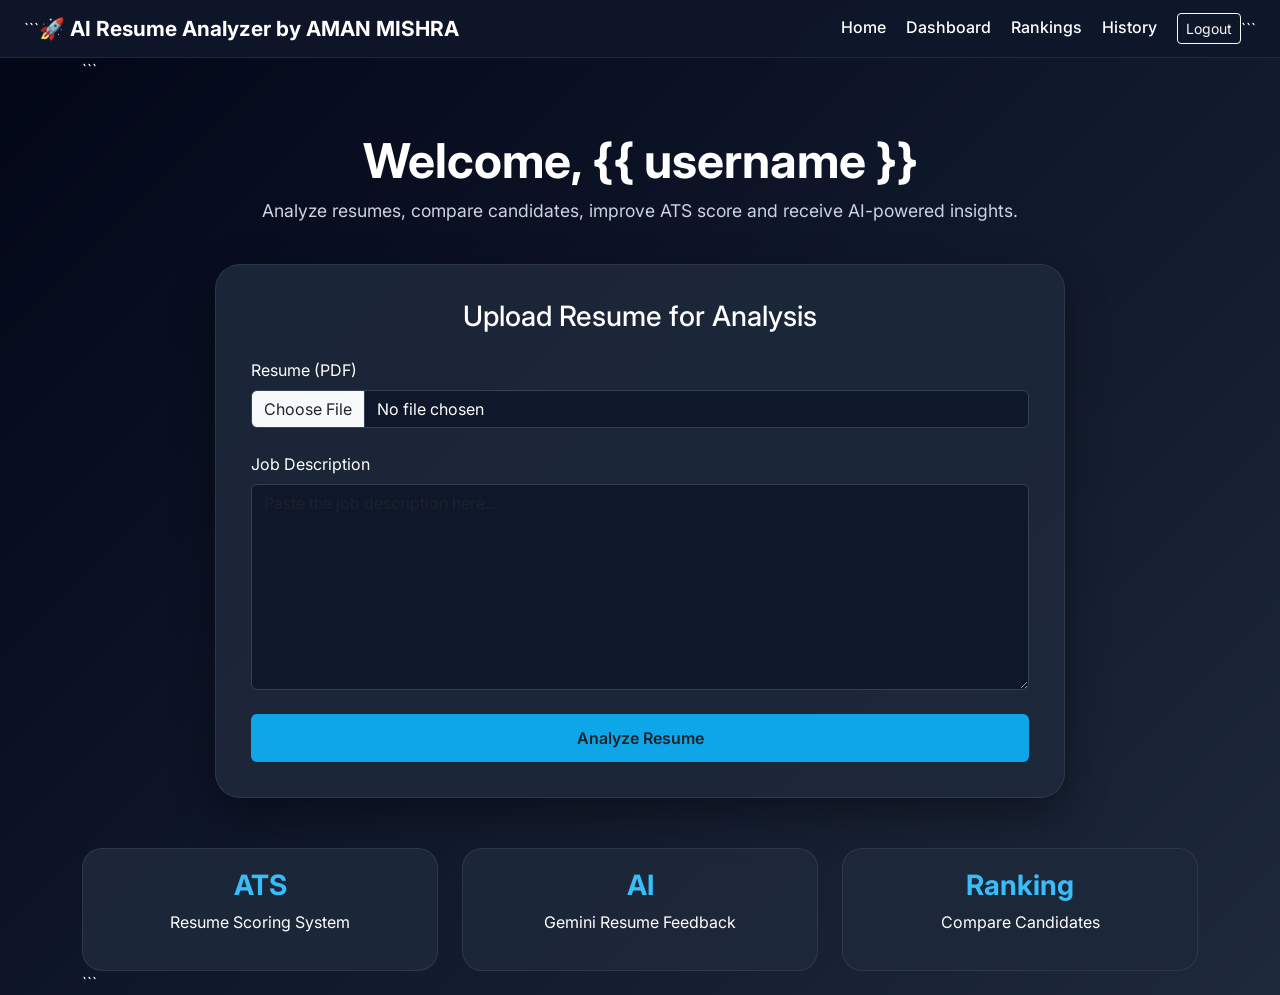
<file: templates/index.html>
<!DOCTYPE html>

<html lang="en">

<head>

<meta charset="UTF-8">

<meta name="viewport" content="width=device-width, initial-scale=1.0">

<title>AI Resume Analyzer by AMAN MISHRA</title>

<link href="https://cdn.jsdelivr.net/npm/bootstrap@5.3.3/dist/css/bootstrap.min.css" rel="stylesheet">

<link href="https://fonts.googleapis.com/css2?family=Inter:wght@300;400;500;600;700&display=swap" rel="stylesheet">

<style>

*{
    font-family:'Inter',sans-serif;
}

body{
    background: linear-gradient(
        135deg,
        #020617,
        #0f172a,
        #1e293b
    );
    min-height:100vh;
    color:white;
}

.navbar{
    background:rgba(15,23,42,0.95);
    backdrop-filter: blur(10px);
    border-bottom:1px solid rgba(255,255,255,0.08);
}

.navbar-brand{
    font-weight:700;
    font-size:1.3rem;
}

.nav-link{
    color:white !important;
    font-weight:500;
}

.hero{
    text-align:center;
    margin-top:50px;
    margin-bottom:40px;
}

.hero h1{
    font-size:3rem;
    font-weight:700;
}

.hero p{
    color:#cbd5e1;
    font-size:1.1rem;
}

.upload-card{

    max-width:850px;
    margin:auto;

    background:rgba(30,41,59,0.9);

    border:1px solid rgba(255,255,255,0.08);

    border-radius:25px;

    padding:35px;

    box-shadow:
    0 15px 40px rgba(0,0,0,0.4);
}

.form-control{
    background:#0f172a;
    color:white;
    border:1px solid #334155;
}

.form-control:focus{
    background:#0f172a;
    color:white;
    border-color:#38bdf8;
    box-shadow:none;
}

.btn-analyze{
    background:#0ea5e9;
    border:none;
    padding:12px;
    font-weight:600;
}

.btn-analyze:hover{
    background:#0284c7;
}

.stats{

    margin-top:50px;
}

.stat-card{

    background:rgba(30,41,59,0.9);

    border-radius:20px;

    padding:20px;

    text-align:center;

    border:1px solid rgba(255,255,255,0.08);
}

.stat-card h3{
    color:#38bdf8;
    font-weight:700;
}

</style>

</head>

<body>

<nav class="navbar navbar-expand-lg navbar-dark px-4">

```
<a class="navbar-brand" href="/">
    🚀 AI Resume Analyzer by AMAN MISHRA
</a>

<div class="ms-auto">

    <a href="/" class="nav-link d-inline me-3">
        Home
    </a>

    <a href="/dashboard" class="nav-link d-inline me-3">
        Dashboard
    </a>

    <a href="/rankings" class="nav-link d-inline me-3">
        Rankings
    </a>

    <a href="/history" class="nav-link d-inline me-3">
        History
    </a>

    <a href="/logout"
       class="btn btn-outline-light btn-sm">
        Logout
    </a>

</div>
```

</nav>

<div class="container">

```
<div class="hero">

    <h1>
        Welcome, {{ username }}
    </h1>

    <p>
        Analyze resumes, compare candidates,
        improve ATS score and receive AI-powered insights.
    </p>

</div>

<div class="upload-card">

    <h3 class="text-center mb-4">
        Upload Resume for Analysis
    </h3>

    <form
        action="/upload"
        method="POST"
        enctype="multipart/form-data"
    >

        <div class="mb-4">

            <label class="mb-2">
                Resume (PDF)
            </label>

            <input
                type="file"
                name="resume"
                class="form-control"
                required
            >

        </div>

        <div class="mb-4">

            <label class="mb-2">
                Job Description
            </label>

            <textarea
                name="job_description"
                rows="8"
                class="form-control"
                placeholder="Paste the job description here..."
                required
            ></textarea>

        </div>

        <button
            type="submit"
            class="btn btn-analyze w-100"
        >
            Analyze Resume
        </button>

    </form>

</div>

<div class="row stats">

    <div class="col-md-4">

        <div class="stat-card">

            <h3>ATS</h3>

            <p>
                Resume Scoring System
            </p>

        </div>

    </div>

    <div class="col-md-4">

        <div class="stat-card">

            <h3>AI</h3>

            <p>
                Gemini Resume Feedback
            </p>

        </div>

    </div>

    <div class="col-md-4">

        <div class="stat-card">

            <h3>Ranking</h3>

            <p>
                Compare Candidates
            </p>

        </div>

    </div>

</div>
```

</div>

</body>
</html>
</file>
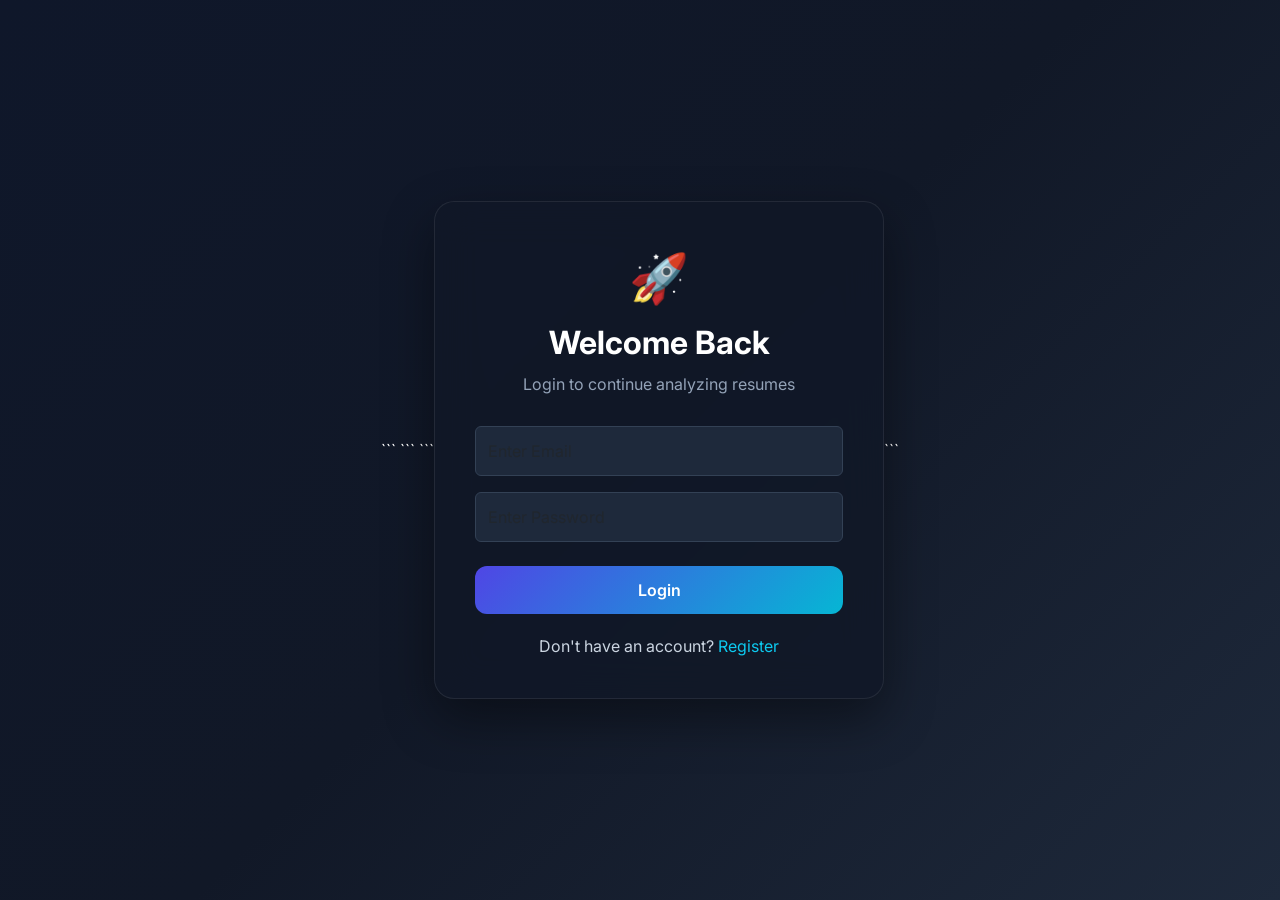
<file: templates/login.html>
<!DOCTYPE html>

<html lang="en">

<head>

```
<meta charset="UTF-8">
<title>Login | AI Resume Analyzer by AMAN</title>

<link href="https://cdn.jsdelivr.net/npm/bootstrap@5.3.3/dist/css/bootstrap.min.css" rel="stylesheet">

<link href="https://fonts.googleapis.com/css2?family=Inter:wght@300;400;500;600;700&display=swap" rel="stylesheet">

<style>

    *{
        margin:0;
        padding:0;
        box-sizing:border-box;
    }

    body{
        font-family:'Inter',sans-serif;
        min-height:100vh;

        background:
        linear-gradient(
            135deg,
            #0f172a,
            #111827,
            #1e293b
        );

        display:flex;
        justify-content:center;
        align-items:center;
        color:white;
    }

    .login-card{

        width:450px;

        background:rgba(17,24,39,0.85);

        backdrop-filter:blur(20px);

        border:1px solid rgba(255,255,255,0.08);

        border-radius:20px;

        padding:40px;

        box-shadow:
        0 20px 50px rgba(0,0,0,0.4);

    }

    .logo{

        text-align:center;
        font-size:3rem;
        margin-bottom:10px;

    }

    h2{
        text-align:center;
        font-weight:700;
        margin-bottom:10px;
    }

    .subtitle{
        text-align:center;
        color:#94a3b8;
        margin-bottom:30px;
    }

    .form-control{

        background:#1e293b;
        border:1px solid #334155;
        color:white;
        padding:12px;

    }

    .form-control:focus{

        background:#1e293b;
        color:white;

        border-color:#38bdf8;

        box-shadow:
        0 0 15px rgba(56,189,248,0.4);

    }

    .btn-login{

        width:100%;

        padding:12px;

        border:none;

        border-radius:12px;

        font-weight:600;

        background:
        linear-gradient(
            135deg,
            #4f46e5,
            #06b6d4
        );

        color:white;

    }

    .btn-login:hover{
        transform:translateY(-2px);
    }

    a{
        text-decoration:none;
    }

    .footer-text{
        text-align:center;
        margin-top:20px;
        color:#cbd5e1;
    }

</style>
```

</head>

<body>

```
<div class="login-card">

    <div class="logo">
        🚀
    </div>

    <h2>
        Welcome Back
    </h2>

    <p class="subtitle">
        Login to continue analyzing resumes
    </p>

    <form method="POST">

        <div class="mb-3">

            <input
                type="email"
                name="email"
                class="form-control"
                placeholder="Enter Email"
                required>

        </div>

        <div class="mb-4">

            <input
                type="password"
                name="password"
                class="form-control"
                placeholder="Enter Password"
                required>

        </div>

        <button
            type="submit"
            class="btn-login">

            Login

        </button>

    </form>

    <div class="footer-text">

        Don't have an account?

        <a href="/register"
           class="text-info">

           Register

        </a>

    </div>

</div>
```

</body>

</html>
</file>
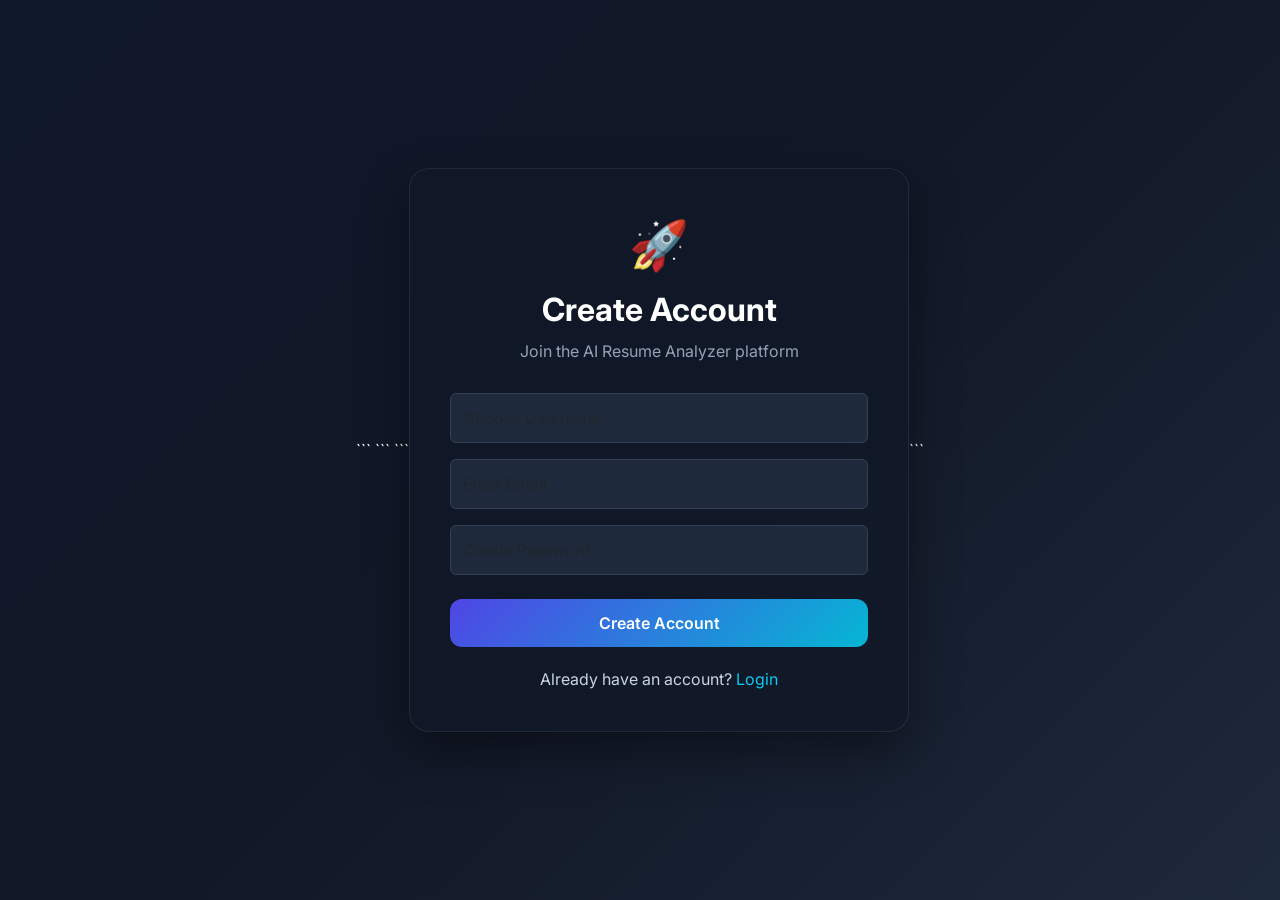
<file: templates/register.html>
<!DOCTYPE html>

<html lang="en">

<head>

```
<meta charset="UTF-8">
<title>Register | AI Resume Analyzer</title>

<link href="https://cdn.jsdelivr.net/npm/bootstrap@5.3.3/dist/css/bootstrap.min.css" rel="stylesheet">

<link href="https://fonts.googleapis.com/css2?family=Inter:wght@300;400;500;600;700&display=swap" rel="stylesheet">

<style>

    *{
        margin:0;
        padding:0;
        box-sizing:border-box;
    }

    body{

        font-family:'Inter',sans-serif;

        min-height:100vh;

        display:flex;
        justify-content:center;
        align-items:center;

        background:
        linear-gradient(
            135deg,
            #0f172a,
            #111827,
            #1e293b
        );

        color:white;

    }

    .register-card{

        width:500px;

        background:rgba(17,24,39,0.85);

        backdrop-filter:blur(20px);

        border:1px solid rgba(255,255,255,0.08);

        border-radius:20px;

        padding:40px;

        box-shadow:
        0 20px 50px rgba(0,0,0,0.4);

    }

    .logo{

        text-align:center;
        font-size:3rem;
        margin-bottom:10px;

    }

    h2{

        text-align:center;
        font-weight:700;
        margin-bottom:10px;

    }

    .subtitle{

        text-align:center;
        color:#94a3b8;
        margin-bottom:30px;

    }

    .form-control{

        background:#1e293b;
        border:1px solid #334155;
        color:white;
        padding:12px;

    }

    .form-control:focus{

        background:#1e293b;
        color:white;

        border-color:#38bdf8;

        box-shadow:
        0 0 15px rgba(56,189,248,0.4);

    }

    .btn-register{

        width:100%;

        padding:12px;

        border:none;

        border-radius:12px;

        font-weight:600;

        background:
        linear-gradient(
            135deg,
            #4f46e5,
            #06b6d4
        );

        color:white;

    }

    .btn-register:hover{
        transform:translateY(-2px);
    }

    .footer-text{

        text-align:center;
        margin-top:20px;
        color:#cbd5e1;

    }

    a{
        text-decoration:none;
    }

</style>
```

</head>

<body>

```
<div class="register-card">

    <div class="logo">
        🚀
    </div>

    <h2>
        Create Account
    </h2>

    <p class="subtitle">
        Join the AI Resume Analyzer platform
    </p>

    <form method="POST">

        <div class="mb-3">

            <input
                type="text"
                name="username"
                class="form-control"
                placeholder="Choose Username"
                required>

        </div>

        <div class="mb-3">

            <input
                type="email"
                name="email"
                class="form-control"
                placeholder="Enter Email"
                required>

        </div>

        <div class="mb-4">

            <input
                type="password"
                name="password"
                class="form-control"
                placeholder="Create Password"
                required>

        </div>

        <button
            type="submit"
            class="btn-register">

            Create Account

        </button>

    </form>

    <div class="footer-text">

        Already have an account?

        <a href="/login"
           class="text-info">

           Login

        </a>

    </div>

</div>
```

</body>

</html>
</file>
